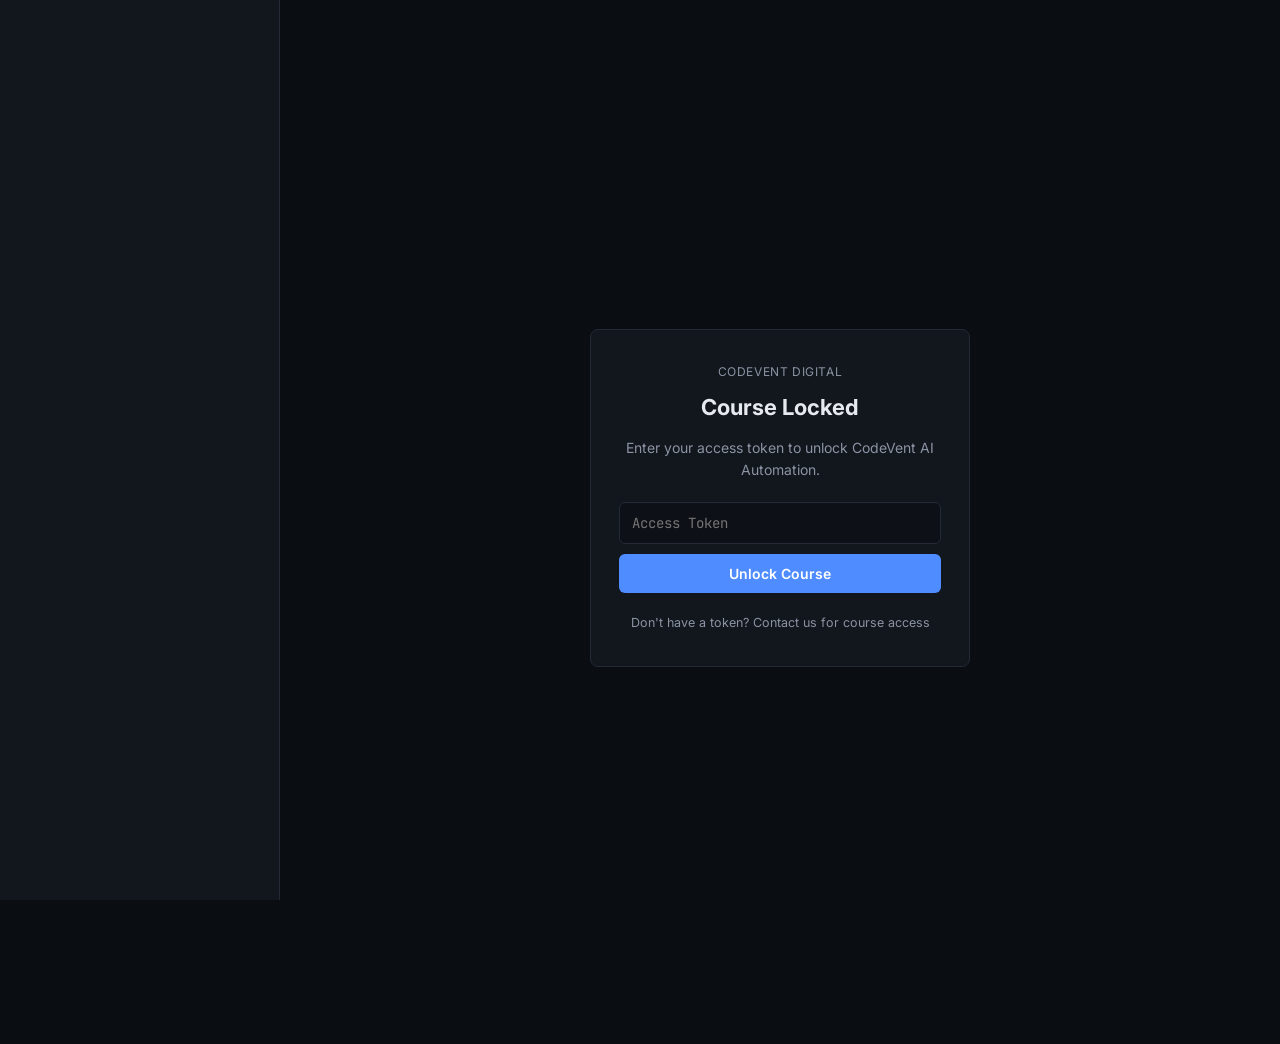
<file: index.html>
<!DOCTYPE html>
<html lang="en">
<head>
<meta charset="UTF-8">
<meta name="viewport" content="width=device-width, initial-scale=1.0">
<title>CodeVent AI Automation</title>
<meta name="description" content="Build real AI-driven automations, from API calls and prompt design to chatbots, webhooks, and WhatsApp assistants.">
<link rel="icon" type="image/png" href="codevent-logo.PNG">
<link rel="preconnect" href="https://fonts.googleapis.com">
<link rel="preconnect" href="https://fonts.gstatic.com" crossorigin>
<link href="https://fonts.googleapis.com/css2?family=JetBrains+Mono:wght@400;500;600;700&family=Inter:wght@400;500;600;700;800&display=swap" rel="stylesheet">
<link rel="stylesheet" href="css/styles.css">
</head>
<body>
<div id="app">
  <div id="overlay" class="overlay"></div>

  <aside id="sidebar" class="sidebar"></aside>

  <div class="main-col">
    <header class="topbar">
      <button id="menu-toggle" class="menu-toggle" type="button" aria-label="Toggle navigation">
        <span></span><span></span><span></span>
      </button>
      <div class="topbar-title">CodeVent AI Automation</div>
    </header>
    <main id="content" class="content"></main>
  </div>
</div>

<script src="js/data.js"></script>
<script src="js/app.js"></script>
</body>
</html>
</file>
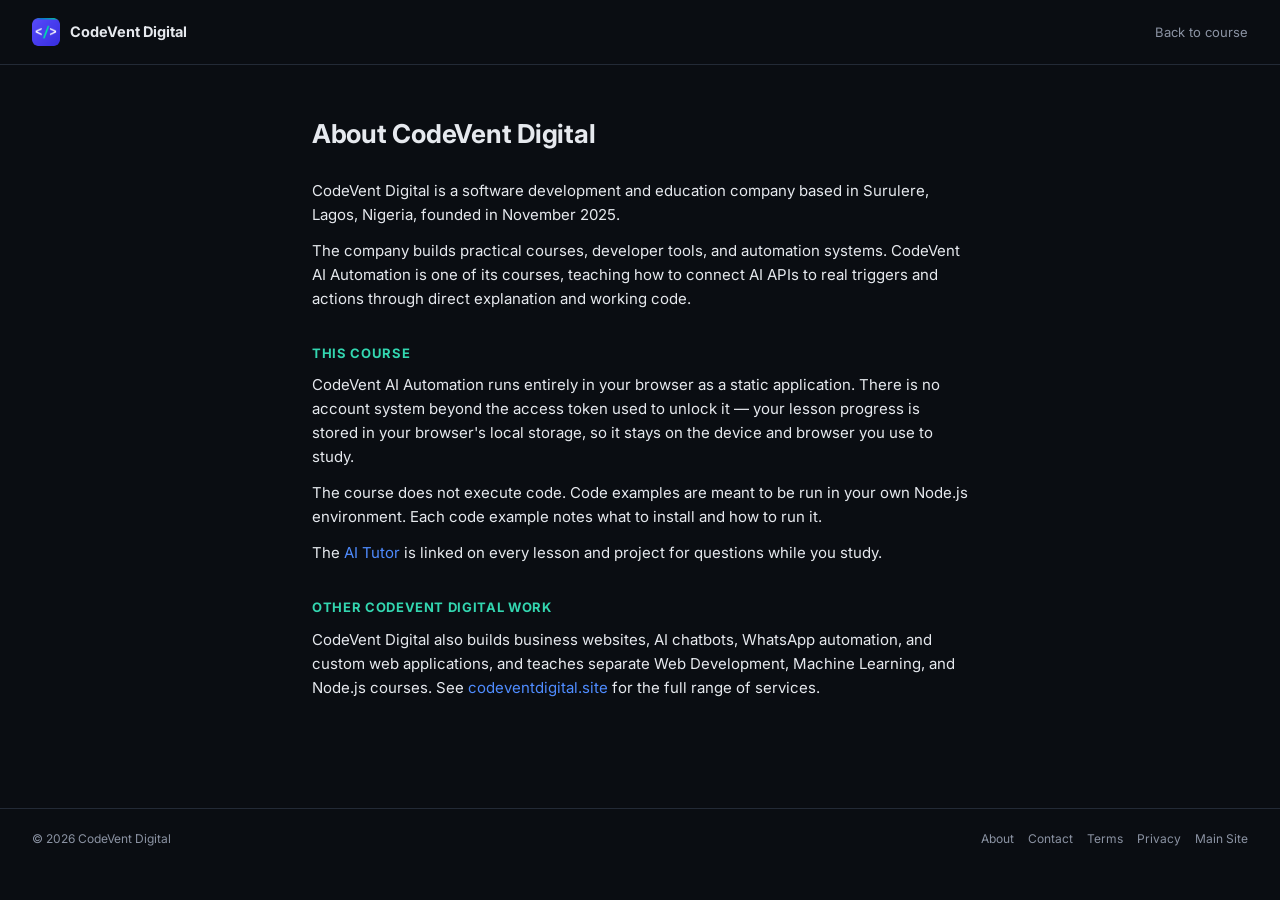
<file: about.html>
<!DOCTYPE html>
<html lang="en">
<head>
<meta charset="UTF-8">
<meta name="viewport" content="width=device-width, initial-scale=1.0">
<title>About — CodeVent AI Automation</title>
<meta name="description" content="About CodeVent Digital and the CodeVent AI Automation course.">
<link rel="icon" type="image/png" href="codevent-logo.PNG">
<link rel="preconnect" href="https://fonts.googleapis.com">
<link rel="preconnect" href="https://fonts.gstatic.com" crossorigin>
<link href="https://fonts.googleapis.com/css2?family=JetBrains+Mono:wght@400;500;600;700&family=Inter:wght@400;500;600;700;800&display=swap" rel="stylesheet">
<link rel="stylesheet" href="css/styles.css">
<style>body { background: var(--bg); }</style>
</head>
<body>
<header class="static-header">
  <a href="index.html" target="_self" class="static-brand">
    <img src="codevent-logo.PNG" alt="CodeVent Digital logo">
    <span>CodeVent Digital</span>
  </a>
  <a href="index.html" target="_self" class="static-back">Back to course</a>
</header>

<main class="static-wrap">
  <h1>About CodeVent Digital</h1>
  <p>CodeVent Digital is a software development and education company based in Surulere, Lagos, Nigeria, founded in November 2025.</p>
  <p>The company builds practical courses, developer tools, and automation systems. CodeVent AI Automation is one of its courses, teaching how to connect AI APIs to real triggers and actions through direct explanation and working code.</p>

  <h2>This Course</h2>
  <p>CodeVent AI Automation runs entirely in your browser as a static application. There is no account system beyond the access token used to unlock it — your lesson progress is stored in your browser's local storage, so it stays on the device and browser you use to study.</p>
  <p>The course does not execute code. Code examples are meant to be run in your own Node.js environment. Each code example notes what to install and how to run it.</p>
  <p>The <a href="https://codeventdigital.site/chat.html" target="_blank">AI Tutor</a> is linked on every lesson and project for questions while you study.</p>

  <h2>Other CodeVent Digital Work</h2>
  <p>CodeVent Digital also builds business websites, AI chatbots, WhatsApp automation, and custom web applications, and teaches separate Web Development, Machine Learning, and Node.js courses. See <a href="https://codeventdigital.site" target="_blank">codeventdigital.site</a> for the full range of services.</p>
</main>

<footer class="static-footer">
  <span>&copy; 2026 CodeVent Digital</span>
  <div class="static-footer-links">
    <a href="about.html" target="_self">About</a>
    <a href="contact.html" target="_self">Contact</a>
    <a href="terms.html" target="_self">Terms</a>
    <a href="privacy.html" target="_self">Privacy</a>
    <a href="https://codeventdigital.site" target="_blank">Main Site</a>
  </div>
</footer>
</body>
</html>
</file>
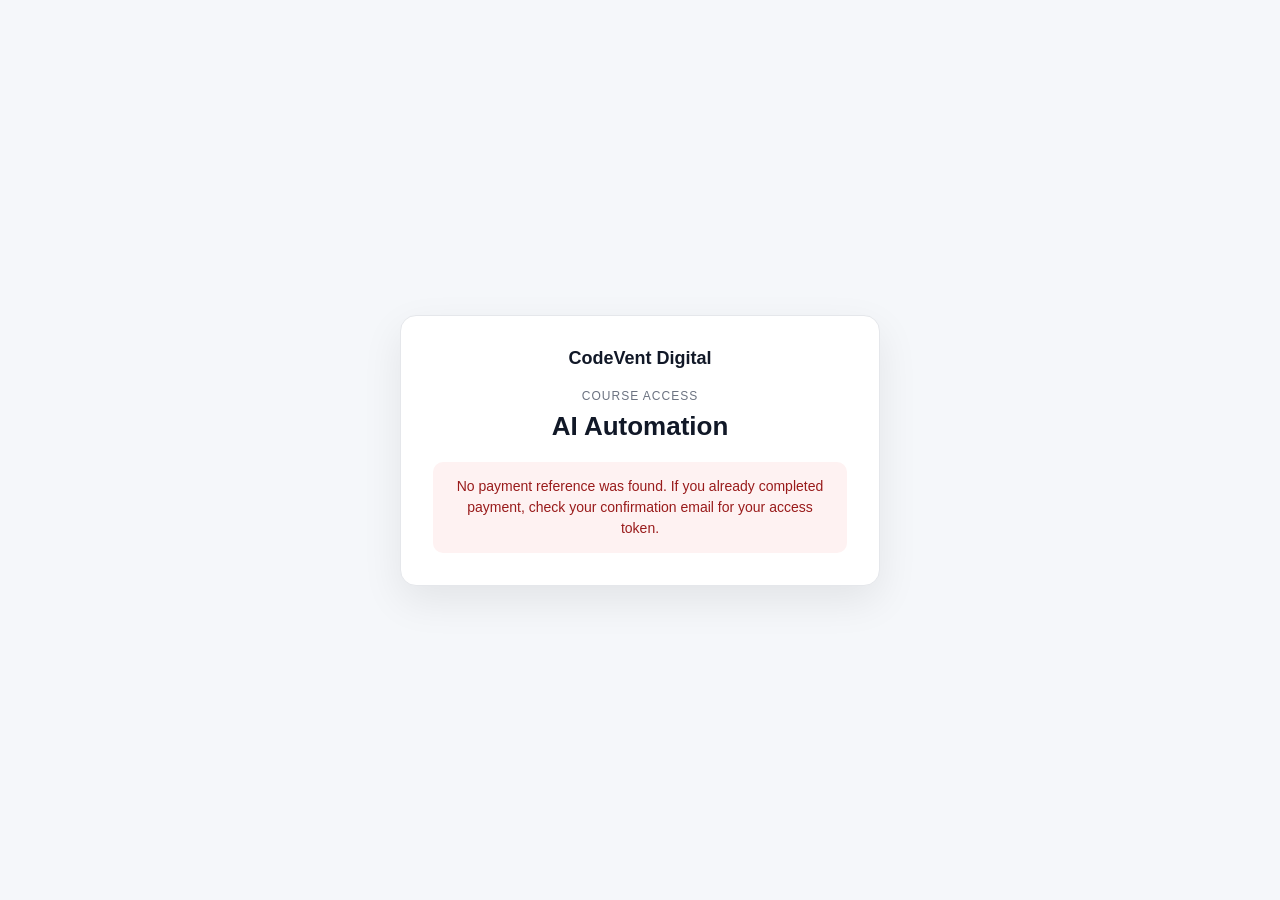
<file: ai-access.html>
<!DOCTYPE html>
<html lang="en">
<head>

<meta charset="UTF-8">
<meta name="viewport" content="width=device-width, initial-scale=1.0">

<title>Course Access | CodeVent Digital</title>
<meta name="description" content="Get your CodeVent AI Automation Course access token.">
<link rel="icon" type="image/png" href="codevent-logo.PNG">

<style>

* {
  box-sizing: border-box;
}

body {
  margin: 0;
  min-height: 100vh;
  display: flex;
  align-items: center;
  justify-content: center;
  padding: 24px;
  background: #f5f7fa;
  color: #111827;
  font-family: Arial, Helvetica, sans-serif;
}

.container {
  width: 100%;
  max-width: 480px;
  background: #ffffff;
  border: 1px solid #e5e7eb;
  border-radius: 16px;
  padding: 32px;
  box-shadow: 0 15px 40px rgba(0, 0, 0, 0.08);
  text-align: center;
}

.brand {
  margin-bottom: 20px;
}

.brand-name {
  font-size: 18px;
  font-weight: 700;
}

.label {
  font-size: 12px;
  text-transform: uppercase;
  letter-spacing: 1px;
  color: #6b7280;
}

h1 {
  margin: 8px 0 20px;
  font-size: 26px;
}

.spinner {
  width: 28px;
  height: 28px;
  margin: 4px auto 20px;
  border-radius: 50%;
  border: 3px solid #e5e7eb;
  border-top-color: #111827;
  animation: spin 0.8s linear infinite;
}
.spinner.hidden { display: none; }

@keyframes spin {
  to { transform: rotate(360deg); }
}

.status {
  padding: 14px;
  border-radius: 10px;
  background: #f3f4f6;
  color: #374151;
  font-size: 14px;
  line-height: 1.5;
}

.status.success {
  background: #ecfdf5;
  color: #065f46;
}

.status.error {
  background: #fef2f2;
  color: #991b1b;
}

.token-section {
  display: none;
  margin-top: 20px;
}
.token-section.visible {
  display: block;
}

.token-label {
  font-size: 12px;
  color: #6b7280;
  margin-bottom: 8px;
}

.token {
  background: #111827;
  color: #ffffff;
  padding: 16px;
  border-radius: 10px;
  font-family: monospace;
  font-size: 13px;
  word-break: break-all;
  margin-bottom: 12px;
}

.token-note {
  font-size: 13px;
  color: #4b5563;
  margin: 0 0 16px;
  line-height: 1.5;
}

button, .course-link {
  width: 100%;
  display: flex;
  align-items: center;
  justify-content: center;
  padding: 13px 16px;
  border: 0;
  border-radius: 9px;
  background: #111827;
  color: #ffffff;
  font-weight: 600;
  cursor: pointer;
  text-decoration: none;
  margin-top: 8px;
  font-size: 15px;
}

.secondary {
  background: #e5e7eb;
  color: #111827;
}

</style>

</head>

<body>

<main class="container">

  <div class="brand">
    <span class="brand-name">CodeVent Digital</span>
  </div>

  <div class="label">Course Access</div>
  <h1>AI Automation</h1>

  <div id="spinner" class="spinner"></div>

  <div id="status" class="status">Checking payment...</div>

  <section id="tokenSection" class="token-section">
    <div class="token-label">Your AI Automation Course access token</div>
    <div id="token" class="token"></div>
    <button id="copyButton" type="button" class="secondary">Copy Token</button>
    <p class="token-note">Keep this token safe. Continue to the course, then enter this token on the unlock screen to access your lessons.</p>
    <a class="course-link" href="https://emezch93.github.io/codevent-ai-automation-course/" target="_self">
      Continue to Course
    </a>
  </section>

</main>

<script>

const WORKER_URL =
  "https://codevent-ai-automation-course.emezch93.workers.dev";

const statusElement = document.getElementById("status");
const spinnerElement = document.getElementById("spinner");
const tokenSection = document.getElementById("tokenSection");
const tokenElement = document.getElementById("token");
const copyButton = document.getElementById("copyButton");

function setStatus(message, type = "") {
  statusElement.textContent = message;
  statusElement.className = "status";
  if (type) {
    statusElement.classList.add(type);
  }
}

function stopSpinner() {
  spinnerElement.classList.add("hidden");
}

function showToken(token) {
  tokenElement.textContent = token;
  tokenSection.classList.add("visible");
}

copyButton.addEventListener("click", async () => {
  const token = tokenElement.textContent;
  try {
    await navigator.clipboard.writeText(token);
    copyButton.textContent = "Copied";
    setTimeout(() => { copyButton.textContent = "Copy Token"; }, 2000);
  } catch {
    setStatus("Unable to copy automatically. Select and copy the token manually.", "error");
  }
});

async function verifyPayment() {
  const params = new URLSearchParams(window.location.search);
  const reference = params.get("reference");

  if (!reference) {
    stopSpinner();
    setStatus(
      "No payment reference was found. If you already completed payment, check your confirmation email for your access token.",
      "error"
    );
    return;
  }

  setStatus("Verifying your payment...");

  let response;
  try {
    response = await fetch(
      WORKER_URL + "/verify-payment?reference=" + encodeURIComponent(reference),
      {
        method: "GET",
        headers: { "Accept": "application/json" },
        cache: "no-store"
      }
    );
  } catch (error) {
    stopSpinner();
    setStatus("Unable to reach the verification service. Please check your connection and reload this page.", "error");
    return;
  }

  let data;
  try {
    data = await response.json();
  } catch (error) {
    stopSpinner();
    setStatus("Received an unexpected response while verifying payment. Please reload this page.", "error");
    return;
  }

  if (!response.ok || !data.authorized || !data.token) {
    stopSpinner();
    setStatus(data.message || "Payment could not be verified.", "error");
    return;
  }

  stopSpinner();
  setStatus("Payment verified.", "success");
  showToken(data.token);
}

verifyPayment();

</script>

</body>
</html>
</file>
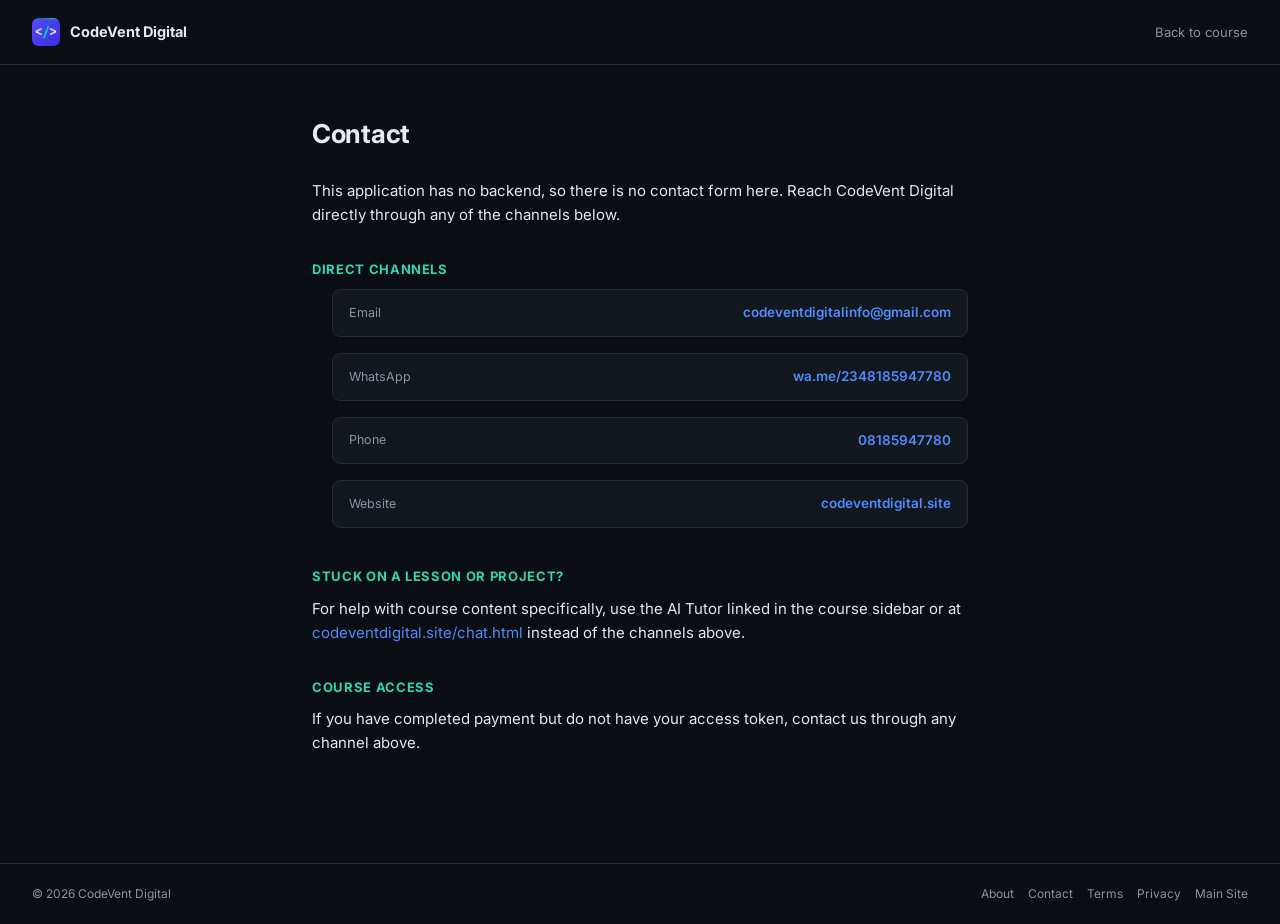
<file: contact.html>
<!DOCTYPE html>
<html lang="en">
<head>
<meta charset="UTF-8">
<meta name="viewport" content="width=device-width, initial-scale=1.0">
<title>Contact — CodeVent AI Automation</title>
<meta name="description" content="Contact CodeVent Digital.">
<link rel="icon" type="image/png" href="codevent-logo.PNG">
<link rel="preconnect" href="https://fonts.googleapis.com">
<link rel="preconnect" href="https://fonts.gstatic.com" crossorigin>
<link href="https://fonts.googleapis.com/css2?family=JetBrains+Mono:wght@400;500;600;700&family=Inter:wght@400;500;600;700;800&display=swap" rel="stylesheet">
<link rel="stylesheet" href="css/styles.css">
<style>body { background: var(--bg); }</style>
</head>
<body>
<header class="static-header">
  <a href="index.html" target="_self" class="static-brand">
    <img src="codevent-logo.PNG" alt="CodeVent Digital logo">
    <span>CodeVent Digital</span>
  </a>
  <a href="index.html" target="_self" class="static-back">Back to course</a>
</header>

<main class="static-wrap">
  <h1>Contact</h1>
  <p>This application has no backend, so there is no contact form here. Reach CodeVent Digital directly through any of the channels below.</p>

  <h2>Direct Channels</h2>
  <ul class="contact-list">
    <li>
      <span class="contact-label">Email</span>
      <a href="mailto:codeventdigitalinfo@gmail.com" target="_blank">codeventdigitalinfo@gmail.com</a>
    </li>
    <li>
      <span class="contact-label">WhatsApp</span>
      <a href="https://wa.me/2348185947780" target="_blank">wa.me/2348185947780</a>
    </li>
    <li>
      <span class="contact-label">Phone</span>
      <a href="tel:+2348185947780" target="_blank">08185947780</a>
    </li>
    <li>
      <span class="contact-label">Website</span>
      <a href="https://codeventdigital.site" target="_blank">codeventdigital.site</a>
    </li>
  </ul>

  <h2>Stuck On a Lesson or Project?</h2>
  <p>For help with course content specifically, use the AI Tutor linked in the course sidebar or at <a href="https://codeventdigital.site/chat.html" target="_blank">codeventdigital.site/chat.html</a> instead of the channels above.</p>

  <h2>Course Access</h2>
  <p>If you have completed payment but do not have your access token, contact us through any channel above.</p>
</main>

<footer class="static-footer">
  <span>&copy; 2026 CodeVent Digital</span>
  <div class="static-footer-links">
    <a href="about.html" target="_self">About</a>
    <a href="contact.html" target="_self">Contact</a>
    <a href="terms.html" target="_self">Terms</a>
    <a href="privacy.html" target="_self">Privacy</a>
    <a href="https://codeventdigital.site" target="_blank">Main Site</a>
  </div>
</footer>
</body>
</html>
</file>
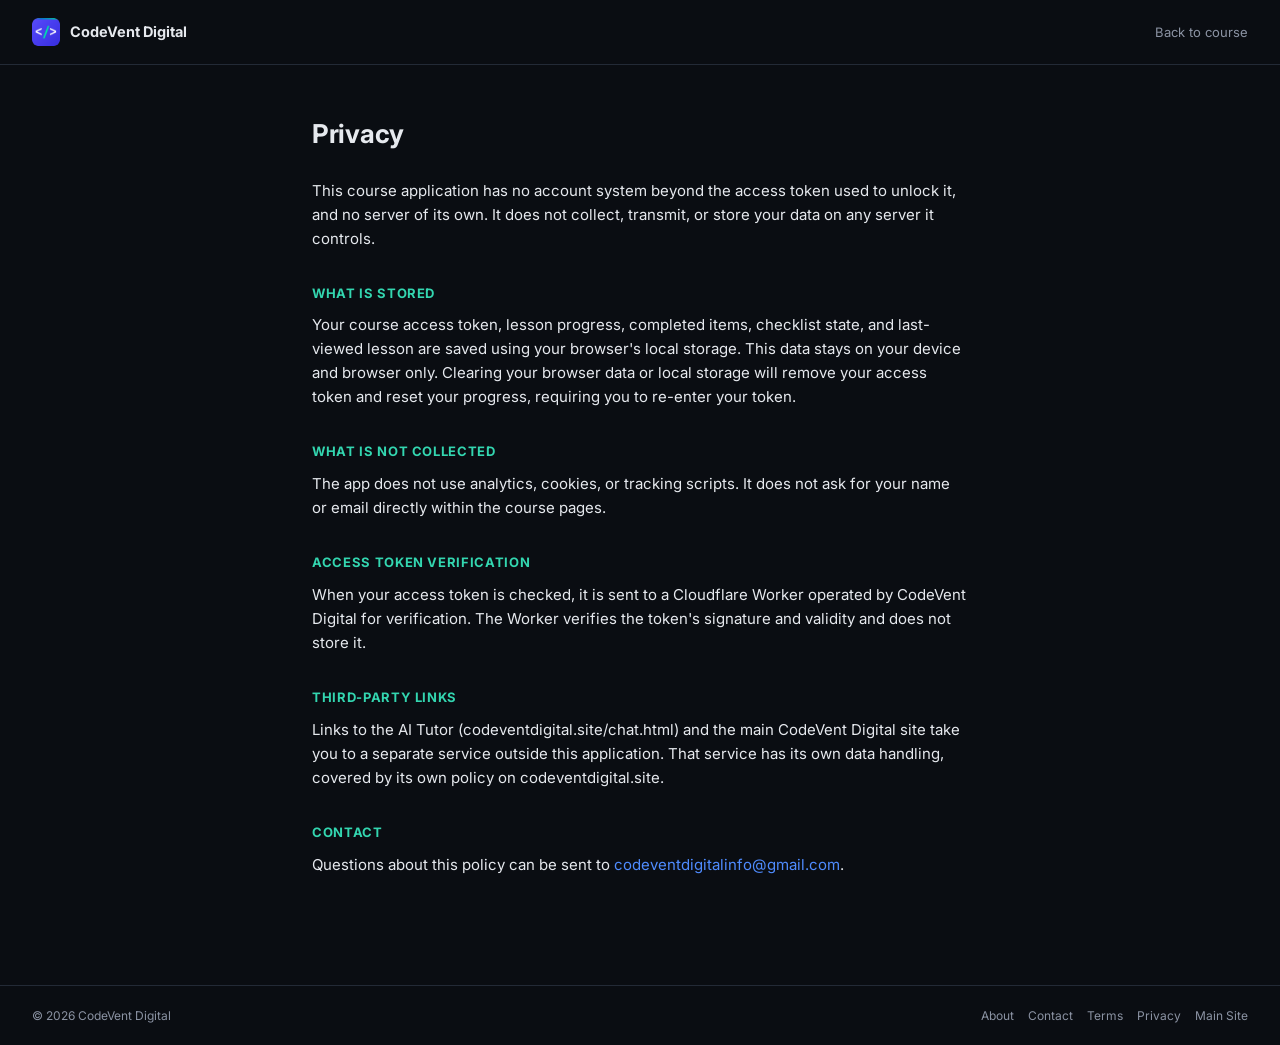
<file: privacy.html>
<!DOCTYPE html>
<html lang="en">
<head>
<meta charset="UTF-8">
<meta name="viewport" content="width=device-width, initial-scale=1.0">
<title>Privacy — CodeVent AI Automation</title>
<meta name="description" content="Privacy policy for the CodeVent AI Automation course.">
<link rel="icon" type="image/png" href="codevent-logo.PNG">
<link rel="preconnect" href="https://fonts.googleapis.com">
<link rel="preconnect" href="https://fonts.gstatic.com" crossorigin>
<link href="https://fonts.googleapis.com/css2?family=JetBrains+Mono:wght@400;500;600;700&family=Inter:wght@400;500;600;700;800&display=swap" rel="stylesheet">
<link rel="stylesheet" href="css/styles.css">
<style>body { background: var(--bg); }</style>
</head>
<body>
<header class="static-header">
  <a href="index.html" target="_self" class="static-brand">
    <img src="codevent-logo.PNG" alt="CodeVent Digital logo">
    <span>CodeVent Digital</span>
  </a>
  <a href="index.html" target="_self" class="static-back">Back to course</a>
</header>

<main class="static-wrap">
  <h1>Privacy</h1>
  <p>This course application has no account system beyond the access token used to unlock it, and no server of its own. It does not collect, transmit, or store your data on any server it controls.</p>

  <h2>What Is Stored</h2>
  <p>Your course access token, lesson progress, completed items, checklist state, and last-viewed lesson are saved using your browser's local storage. This data stays on your device and browser only. Clearing your browser data or local storage will remove your access token and reset your progress, requiring you to re-enter your token.</p>

  <h2>What Is Not Collected</h2>
  <p>The app does not use analytics, cookies, or tracking scripts. It does not ask for your name or email directly within the course pages.</p>

  <h2>Access Token Verification</h2>
  <p>When your access token is checked, it is sent to a Cloudflare Worker operated by CodeVent Digital for verification. The Worker verifies the token's signature and validity and does not store it.</p>

  <h2>Third-Party Links</h2>
  <p>Links to the AI Tutor (codeventdigital.site/chat.html) and the main CodeVent Digital site take you to a separate service outside this application. That service has its own data handling, covered by its own policy on codeventdigital.site.</p>

  <h2>Contact</h2>
  <p>Questions about this policy can be sent to <a href="mailto:codeventdigitalinfo@gmail.com" target="_blank">codeventdigitalinfo@gmail.com</a>.</p>
</main>

<footer class="static-footer">
  <span>&copy; 2026 CodeVent Digital</span>
  <div class="static-footer-links">
    <a href="about.html" target="_self">About</a>
    <a href="contact.html" target="_self">Contact</a>
    <a href="terms.html" target="_self">Terms</a>
    <a href="privacy.html" target="_self">Privacy</a>
    <a href="https://codeventdigital.site" target="_blank">Main Site</a>
  </div>
</footer>
</body>
</html>
</file>
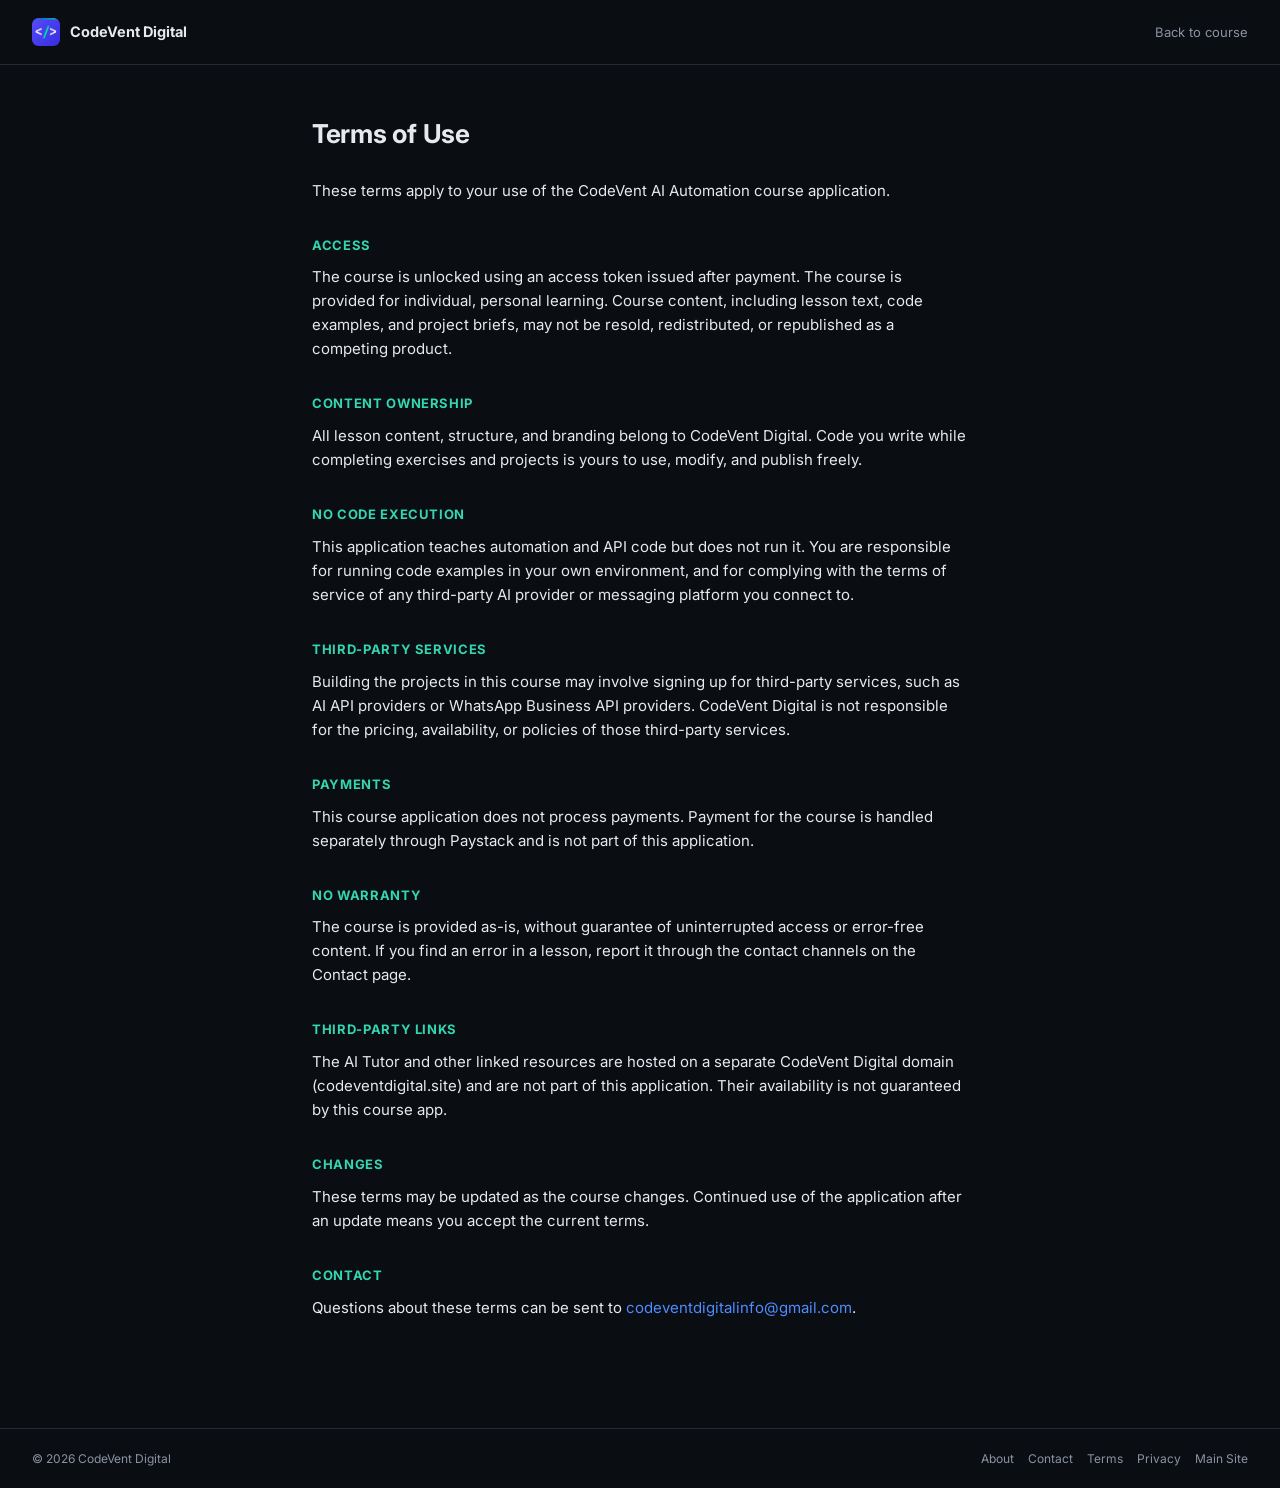
<file: terms.html>
<!DOCTYPE html>
<html lang="en">
<head>
<meta charset="UTF-8">
<meta name="viewport" content="width=device-width, initial-scale=1.0">
<title>Terms — CodeVent AI Automation</title>
<meta name="description" content="Terms of use for the CodeVent AI Automation course.">
<link rel="icon" type="image/png" href="codevent-logo.PNG">
<link rel="preconnect" href="https://fonts.googleapis.com">
<link rel="preconnect" href="https://fonts.gstatic.com" crossorigin>
<link href="https://fonts.googleapis.com/css2?family=JetBrains+Mono:wght@400;500;600;700&family=Inter:wght@400;500;600;700;800&display=swap" rel="stylesheet">
<link rel="stylesheet" href="css/styles.css">
<style>body { background: var(--bg); }</style>
</head>
<body>
<header class="static-header">
  <a href="index.html" target="_self" class="static-brand">
    <img src="codevent-logo.PNG" alt="CodeVent Digital logo">
    <span>CodeVent Digital</span>
  </a>
  <a href="index.html" target="_self" class="static-back">Back to course</a>
</header>

<main class="static-wrap">
  <h1>Terms of Use</h1>
  <p>These terms apply to your use of the CodeVent AI Automation course application.</p>

  <h2>Access</h2>
  <p>The course is unlocked using an access token issued after payment. The course is provided for individual, personal learning. Course content, including lesson text, code examples, and project briefs, may not be resold, redistributed, or republished as a competing product.</p>

  <h2>Content Ownership</h2>
  <p>All lesson content, structure, and branding belong to CodeVent Digital. Code you write while completing exercises and projects is yours to use, modify, and publish freely.</p>

  <h2>No Code Execution</h2>
  <p>This application teaches automation and API code but does not run it. You are responsible for running code examples in your own environment, and for complying with the terms of service of any third-party AI provider or messaging platform you connect to.</p>

  <h2>Third-Party Services</h2>
  <p>Building the projects in this course may involve signing up for third-party services, such as AI API providers or WhatsApp Business API providers. CodeVent Digital is not responsible for the pricing, availability, or policies of those third-party services.</p>

  <h2>Payments</h2>
  <p>This course application does not process payments. Payment for the course is handled separately through Paystack and is not part of this application.</p>

  <h2>No Warranty</h2>
  <p>The course is provided as-is, without guarantee of uninterrupted access or error-free content. If you find an error in a lesson, report it through the contact channels on the Contact page.</p>

  <h2>Third-Party Links</h2>
  <p>The AI Tutor and other linked resources are hosted on a separate CodeVent Digital domain (codeventdigital.site) and are not part of this application. Their availability is not guaranteed by this course app.</p>

  <h2>Changes</h2>
  <p>These terms may be updated as the course changes. Continued use of the application after an update means you accept the current terms.</p>

  <h2>Contact</h2>
  <p>Questions about these terms can be sent to <a href="mailto:codeventdigitalinfo@gmail.com" target="_blank">codeventdigitalinfo@gmail.com</a>.</p>
</main>

<footer class="static-footer">
  <span>&copy; 2026 CodeVent Digital</span>
  <div class="static-footer-links">
    <a href="about.html" target="_self">About</a>
    <a href="contact.html" target="_self">Contact</a>
    <a href="terms.html" target="_self">Terms</a>
    <a href="privacy.html" target="_self">Privacy</a>
    <a href="https://codeventdigital.site" target="_blank">Main Site</a>
  </div>
</footer>
</body>
</html>
</file>
<file: css/styles.css>
/* ============ Tokens ============ */
:root {
  --bg: #0a0d12;
  --surface: #12161d;
  --surface-2: #171c25;
  --border: #232a36;
  --text: #e6e9ee;
  --muted: #8b93a3;
  --muted-2: #5c6577;
  --accent: #4f8cff;
  --accent-2: #33d6b0;
  --accent-soft: rgba(79, 140, 255, 0.12);
  --code-bg: #0d1117;
  --danger: #ef5b5b;
  --radius: 8px;
  --font-body: "Inter", -apple-system, BlinkMacSystemFont, sans-serif;
  --font-mono: "JetBrains Mono", "SFMono-Regular", Menlo, monospace;
}

* { box-sizing: border-box; }

html { scroll-behavior: smooth; }

@media (prefers-reduced-motion: reduce) {
  html { scroll-behavior: auto; }
  * { transition: none !important; animation: none !important; }
}

body {
  margin: 0;
  background: var(--bg);
  color: var(--text);
  font-family: var(--font-body);
  font-size: 15px;
  line-height: 1.6;
}

a { color: var(--accent); text-decoration: none; }
a:hover { text-decoration: underline; }

button { font-family: inherit; cursor: pointer; }

:focus-visible {
  outline: 2px solid var(--accent);
  outline-offset: 2px;
}

.mono { font-family: var(--font-mono); }

/* ============ App shell ============ */
#app {
  display: grid;
  grid-template-columns: 280px 1fr;
  min-height: 100vh;
}

.overlay {
  display: none;
}

.sidebar {
  background: var(--surface);
  border-right: 1px solid var(--border);
  height: 100vh;
  position: sticky;
  top: 0;
  overflow-y: auto;
  padding-bottom: 24px;
}

.main-col {
  min-width: 0;
}

.topbar {
  display: none;
  align-items: center;
  gap: 12px;
  padding: 14px 16px;
  border-bottom: 1px solid var(--border);
  position: sticky;
  top: 0;
  background: var(--bg);
  z-index: 20;
}

.menu-toggle {
  background: none;
  border: 1px solid var(--border);
  border-radius: 6px;
  width: 36px;
  height: 32px;
  display: flex;
  flex-direction: column;
  align-items: center;
  justify-content: center;
  gap: 4px;
}
.menu-toggle span {
  width: 16px;
  height: 2px;
  background: var(--text);
  display: block;
}

.topbar-title {
  font-family: var(--font-mono);
  font-size: 13px;
  color: var(--muted);
}

.content {
  max-width: 780px;
  margin: 0 auto;
  padding: 48px 32px 96px;
}

/* ============ Sidebar ============ */
.sidebar-header {
  padding: 22px 20px 16px;
  border-bottom: 1px solid var(--border);
}

.brand {
  display: flex;
  align-items: center;
  gap: 10px;
  color: var(--text);
}
.brand:hover { text-decoration: none; }

.brand-mark {
  font-family: var(--font-mono);
  font-weight: 700;
  font-size: 16px;
  background: linear-gradient(135deg, var(--accent), var(--accent-2));
  -webkit-background-clip: text;
  background-clip: text;
  color: transparent;
}

.brand-mark-img {
  width: 28px;
  height: 28px;
  object-fit: contain;
  border-radius: 6px;
  flex-shrink: 0;
}

.brand-name {
  font-weight: 700;
  font-size: 14.5px;
  letter-spacing: -0.01em;
}

.brand-course {
  margin-top: 6px;
  font-family: var(--font-mono);
  font-size: 11.5px;
  color: var(--muted);
  letter-spacing: 0.02em;
}

.sidebar-progress {
  padding: 16px 20px;
  border-bottom: 1px solid var(--border);
}
.sidebar-progress-label {
  display: flex;
  justify-content: space-between;
  font-size: 12px;
  color: var(--muted);
  margin-bottom: 8px;
}
.sidebar-progress-label .mono { color: var(--accent-2); font-weight: 600; }

.progress-track {
  height: 5px;
  background: var(--surface-2);
  border-radius: 3px;
  overflow: hidden;
}
.progress-fill {
  height: 100%;
  background: linear-gradient(90deg, var(--accent), var(--accent-2));
  border-radius: 3px;
  transition: width 0.3s ease;
}

.sidebar-help {
  padding: 14px 20px;
  border-top: 1px solid var(--border);
  border-bottom: 1px solid var(--border);
  display: flex;
  flex-direction: column;
  gap: 8px;
}
.ai-help-link {
  display: flex;
  align-items: center;
  gap: 10px;
  padding: 9px 10px;
  border: 1px solid var(--border);
  border-radius: 6px;
  color: var(--text);
  font-size: 12.5px;
  background: var(--surface-2);
}
.ai-help-link:hover { border-color: var(--accent); text-decoration: none; }

.ai-callout {
  border: 1px dashed var(--border);
  border-radius: var(--radius);
  padding: 14px 16px;
  display: flex;
  align-items: center;
  justify-content: space-between;
  gap: 14px;
  flex-wrap: wrap;
}
.ai-callout p {
  margin: 0;
  color: var(--muted);
  font-size: 13px;
}
.ai-callout-link {
  flex-shrink: 0;
  background: var(--surface-2);
  border: 1px solid var(--accent-2);
  color: var(--accent-2);
  padding: 7px 12px;
  border-radius: 6px;
  font-size: 12.5px;
  font-weight: 600;
}
.ai-callout-link:hover { background: var(--accent-soft); text-decoration: none; }
.ai-help-icon {
  font-family: var(--font-mono);
  font-size: 10px;
  font-weight: 700;
  color: #fff;
  background: linear-gradient(135deg, var(--accent), var(--accent-2));
  padding: 3px 6px;
  border-radius: 4px;
  flex-shrink: 0;
}

.sidebar-footer {
  display: flex;
  flex-wrap: wrap;
  gap: 4px 14px;
  padding: 16px 20px 8px;
}
.sidebar-footer a {
  color: var(--muted);
  font-size: 12px;
}
.sidebar-footer a:hover { color: var(--text); }

.nav-modules { padding: 8px 0; }

.nav-module { border-bottom: 1px solid transparent; }

.nav-module-toggle {
  width: 100%;
  display: flex;
  align-items: center;
  gap: 10px;
  background: none;
  border: none;
  color: var(--text);
  padding: 10px 20px;
  text-align: left;
  font-size: 13px;
  font-weight: 600;
}
.nav-module-toggle:hover { background: var(--surface-2); }

.nav-module-index {
  font-family: var(--font-mono);
  font-size: 11px;
  color: var(--muted-2);
}

.nav-module-title { flex: 1; }

.nav-module-count {
  font-family: var(--font-mono);
  font-size: 10.5px;
  color: var(--muted);
}

.nav-module-items {
  display: none;
  flex-direction: column;
  padding: 2px 0 6px;
}
.nav-module.open .nav-module-items { display: flex; }

.nav-item {
  display: flex;
  align-items: center;
  gap: 10px;
  padding: 7px 20px 7px 40px;
  color: var(--muted);
  font-size: 13px;
  border-left: 2px solid transparent;
}
.nav-item:hover { color: var(--text); text-decoration: none; background: var(--surface-2); }
.nav-item.active {
  color: var(--text);
  border-left-color: var(--accent);
  background: var(--accent-soft);
}
.nav-item-mark {
  width: 12px;
  color: var(--accent-2);
  font-size: 11px;
  flex-shrink: 0;
}
.nav-item-project .nav-item-title::before {
  content: "";
}
.nav-item-project { font-style: normal; }

/* ============ Dashboard ============ */
.dashboard-head h1 {
  font-size: 30px;
  margin: 0 0 8px;
  letter-spacing: -0.02em;
}
.dashboard-tagline {
  color: var(--muted);
  font-size: 15px;
  margin: 0 0 32px;
  max-width: 60ch;
}

.dashboard-stats {
  display: grid;
  grid-template-columns: repeat(3, 1fr);
  gap: 16px;
  margin-bottom: 40px;
}

.stat-card {
  background: var(--surface);
  border: 1px solid var(--border);
  border-radius: var(--radius);
  padding: 18px;
}
.stat-label {
  font-size: 11.5px;
  text-transform: uppercase;
  letter-spacing: 0.04em;
  color: var(--muted);
  margin-bottom: 8px;
}
.stat-value {
  font-size: 26px;
  font-weight: 700;
  margin-bottom: 10px;
}
.stat-value-small {
  font-size: 15px;
  font-weight: 600;
  margin-bottom: 12px;
  min-height: 20px;
}

.continue-btn {
  display: inline-block;
  background: var(--accent);
  color: #fff;
  padding: 8px 14px;
  border-radius: 6px;
  font-size: 13px;
  font-weight: 600;
}
.continue-btn:hover { background: #3f7bef; text-decoration: none; }

.section-heading {
  font-size: 13px;
  text-transform: uppercase;
  letter-spacing: 0.05em;
  color: var(--muted);
  margin: 0 0 16px;
}

.module-grid {
  display: grid;
  grid-template-columns: repeat(3, 1fr);
  gap: 16px;
}

.module-card {
  display: block;
  background: var(--surface);
  border: 1px solid var(--border);
  border-radius: var(--radius);
  padding: 18px;
  color: var(--text);
  transition: border-color 0.15s ease, transform 0.15s ease;
}
.module-card:hover {
  border-color: var(--accent);
  transform: translateY(-2px);
  text-decoration: none;
}
.module-card-top {
  display: flex;
  justify-content: space-between;
  color: var(--muted);
  font-size: 12px;
  margin-bottom: 10px;
}
.module-card h3 { margin: 0 0 6px; font-size: 16px; }
.module-card p { margin: 0; color: var(--muted); font-size: 13px; line-height: 1.5; }

/* ============ Lesson / Project content ============ */
.crumb {
  font-size: 12.5px;
  color: var(--muted);
  margin-bottom: 14px;
}
.crumb a { color: var(--muted); }
.crumb span { margin: 0 4px; }

.project-tag {
  display: inline-block;
  font-family: var(--font-mono);
  font-size: 11px;
  color: var(--accent-2);
  border: 1px solid var(--border);
  padding: 3px 8px;
  border-radius: 4px;
  margin-bottom: 10px;
}

.lesson-title {
  font-size: 26px;
  margin: 0 0 28px;
  letter-spacing: -0.01em;
}

.lesson-section { margin-bottom: 28px; }
.lesson-section h2 {
  font-size: 13px;
  text-transform: uppercase;
  letter-spacing: 0.05em;
  color: var(--accent-2);
  margin: 0 0 10px;
}
.lesson-section p { margin: 0 0 4px; color: var(--text); }

.plain-list, .checklist {
  margin: 0;
  padding-left: 20px;
}
.plain-list li, .checklist li {
  margin-bottom: 6px;
  color: var(--text);
}
.checklist { list-style: none; padding-left: 0; }
.checklist li label {
  display: flex;
  align-items: flex-start;
  gap: 10px;
  cursor: pointer;
}
.checklist input { margin-top: 4px; }

/* ============ Code blocks ============ */
.code-group { display: flex; flex-direction: column; gap: 12px; }

.run-note {
  border-left: 3px solid var(--accent-2);
  background: var(--surface);
  padding: 10px 14px;
  font-size: 13px;
  color: var(--muted);
  border-radius: 0 6px 6px 0;
}
.run-note strong { color: var(--accent-2); font-weight: 600; }

.code-block {
  border: 1px solid var(--border);
  border-radius: var(--radius);
  overflow: hidden;
  background: var(--code-bg);
}
.code-block-bar {
  display: flex;
  align-items: center;
  justify-content: space-between;
  padding: 8px 12px;
  border-bottom: 1px solid var(--border);
  background: var(--surface-2);
}
.code-lang {
  font-family: var(--font-mono);
  font-size: 11px;
  color: var(--muted);
  letter-spacing: 0.05em;
}
.copy-btn {
  background: none;
  border: 1px solid var(--border);
  color: var(--muted);
  font-size: 11px;
  padding: 4px 9px;
  border-radius: 4px;
}
.copy-btn:hover { color: var(--text); border-color: var(--muted); }

.code-block pre {
  margin: 0;
  padding: 14px 16px;
  overflow-x: auto;
}
.code-block code {
  font-family: var(--font-mono);
  font-size: 13px;
  line-height: 1.6;
  color: #d5dae3;
  white-space: pre;
}

/* ============ Practice ============ */
.practice-box {
  border: 1px solid var(--border);
  border-left: 3px solid var(--accent);
  border-radius: var(--radius);
  padding: 16px 18px;
  background: var(--surface);
}
.practice-label {
  font-family: var(--font-mono);
  font-size: 11px;
  text-transform: uppercase;
  letter-spacing: 0.05em;
  color: var(--accent);
  margin-bottom: 8px;
}
.practice-task { margin: 0 0 14px; }
.practice-actions { display: flex; gap: 10px; margin-bottom: 4px; }

.reveal-btn {
  background: var(--surface-2);
  border: 1px solid var(--border);
  color: var(--text);
  font-size: 12.5px;
  padding: 7px 12px;
  border-radius: 6px;
}
.reveal-btn:hover { border-color: var(--accent); }

.reveal-panel { margin-top: 14px; }
.reveal-panel.hidden { display: none; }
.reveal-label {
  font-size: 11px;
  text-transform: uppercase;
  color: var(--muted);
  margin-bottom: 6px;
  letter-spacing: 0.04em;
}

/* ============ Lesson footer / nav ============ */
.lesson-footer {
  margin-top: 40px;
  padding-top: 24px;
  border-top: 1px solid var(--border);
}

.complete-btn {
  background: var(--accent);
  color: #fff;
  border: none;
  padding: 10px 18px;
  border-radius: 6px;
  font-size: 13.5px;
  font-weight: 600;
  margin-bottom: 20px;
}
.complete-btn:hover { background: #3f7bef; }
.complete-btn.done {
  background: var(--surface-2);
  color: var(--accent-2);
  border: 1px solid var(--accent-2);
}

.prev-next {
  display: flex;
  justify-content: space-between;
  gap: 16px;
  font-size: 13px;
}
.pn-link {
  color: var(--muted);
  max-width: 48%;
}
.pn-next { text-align: right; margin-left: auto; }

/* ============ Static pages (about / contact / terms / privacy) ============ */
.static-header {
  display: flex;
  align-items: center;
  justify-content: space-between;
  gap: 16px;
  padding: 18px 32px;
  border-bottom: 1px solid var(--border);
  flex-wrap: wrap;
}
.static-brand {
  display: flex;
  align-items: center;
  gap: 10px;
  color: var(--text);
}
.static-brand:hover { text-decoration: none; }
.static-brand img { width: 28px; height: 28px; object-fit: contain; border-radius: 6px; }
.static-brand span { font-weight: 700; font-size: 14.5px; }
.static-back { font-size: 13px; color: var(--muted); }

.static-wrap {
  max-width: 720px;
  margin: 0 auto;
  padding: 48px 32px 96px;
}
.static-wrap h1 { font-size: 26px; margin: 0 0 24px; letter-spacing: -0.01em; }
.static-wrap h2 {
  font-size: 13px;
  text-transform: uppercase;
  letter-spacing: 0.05em;
  color: var(--accent-2);
  margin: 32px 0 10px;
}
.static-wrap p { margin: 0 0 12px; color: var(--text); }
.static-wrap ul { margin: 0 0 12px; padding-left: 20px; color: var(--text); }
.static-wrap li { margin-bottom: 6px; }
.static-wrap a { color: var(--accent); }

.contact-list {
  list-style: none;
  padding: 0;
  display: flex;
  flex-direction: column;
  gap: 10px;
}
.contact-list li {
  border: 1px solid var(--border);
  border-radius: var(--radius);
  padding: 12px 16px;
  display: flex;
  justify-content: space-between;
  align-items: center;
  gap: 12px;
  background: var(--surface);
}
.contact-label { color: var(--muted); font-size: 12.5px; }
.contact-list a { font-size: 13.5px; font-weight: 600; }

.static-footer {
  border-top: 1px solid var(--border);
  padding: 20px 32px;
  display: flex;
  flex-wrap: wrap;
  gap: 6px 16px;
  justify-content: space-between;
  color: var(--muted);
  font-size: 12px;
}
.static-footer a { color: var(--muted); }
.static-footer a:hover { color: var(--text); }
.static-footer-links { display: flex; gap: 14px; flex-wrap: wrap; }

/* ============ Responsive ============ */
@media (max-width: 900px) {
  .dashboard-stats { grid-template-columns: 1fr; }
  .module-grid { grid-template-columns: repeat(2, 1fr); }
}

@media (max-width: 768px) {
  #app { grid-template-columns: 1fr; }
  .topbar { display: flex; }

  .sidebar {
    position: fixed;
    left: 0;
    top: 0;
    width: 280px;
    z-index: 40;
    transform: translateX(-100%);
    transition: transform 0.2s ease;
  }
  #app.sidebar-open .sidebar { transform: translateX(0); }

  .overlay {
    display: none;
    position: fixed;
    inset: 0;
    background: rgba(0, 0, 0, 0.5);
    z-index: 30;
  }
  #app.sidebar-open .overlay { display: block; }

  .content { padding: 28px 18px 72px; }
  .module-grid { grid-template-columns: 1fr; }
}

@media (max-width: 480px) {
  .lesson-title { font-size: 22px; }
  .prev-next { flex-direction: column; }
  .pn-next { text-align: left; }
}

/* ============ Course access gate ============ */
.auth-gate {
  min-height: 100vh;
  display: flex;
  flex-direction: column;
  align-items: center;
  justify-content: center;
  gap: 16px;
  text-align: center;
  padding: 32px;
}
.auth-gate-message {
  color: var(--muted);
  font-size: 14px;
  max-width: 360px;
  margin: 0;
}
.auth-retry-btn {
  background: var(--accent);
  color: #fff;
  border: none;
  padding: 9px 18px;
  border-radius: 6px;
  font-size: 13.5px;
  font-weight: 600;
  cursor: pointer;
}
.auth-retry-btn:hover { background: #3f7bef; }

.auth-gate-card {
  width: 100%;
  max-width: 380px;
  background: var(--surface);
  border: 1px solid var(--border);
  border-radius: var(--radius);
  padding: 32px 28px;
}
.auth-gate-brand {
  font-size: 12px;
  text-transform: uppercase;
  letter-spacing: 0.05em;
  color: var(--muted);
  margin-bottom: 8px;
}
.auth-gate-title {
  font-size: 22px;
  margin: 0 0 12px;
}
.auth-gate-card .auth-gate-message {
  margin: 0 0 20px;
}
.auth-gate-form {
  display: flex;
  flex-direction: column;
  gap: 10px;
}
.auth-gate-input {
  background: var(--code-bg);
  border: 1px solid var(--border);
  color: var(--text);
  padding: 11px 12px;
  border-radius: 6px;
  font-size: 14px;
  font-family: var(--font-mono);
}
.auth-gate-input:focus {
  outline: none;
  border-color: var(--accent);
}
.auth-gate-unlock-btn {
  background: var(--accent);
  color: #fff;
  border: none;
  padding: 11px 16px;
  border-radius: 6px;
  font-size: 14px;
  font-weight: 600;
  cursor: pointer;
}
.auth-gate-unlock-btn:hover { background: #3f7bef; }
.auth-gate-unlock-btn:disabled { opacity: 0.6; cursor: default; }
.auth-gate-error {
  color: var(--danger);
  font-size: 13px;
  margin-top: 12px;
}
.auth-gate-error.hidden { display: none; }
.auth-gate-pay-link {
  display: inline-block;
  margin-top: 20px;
  color: var(--muted);
  font-size: 12.5px;
}
.auth-gate-pay-link:hover { color: var(--text); }
</file>
